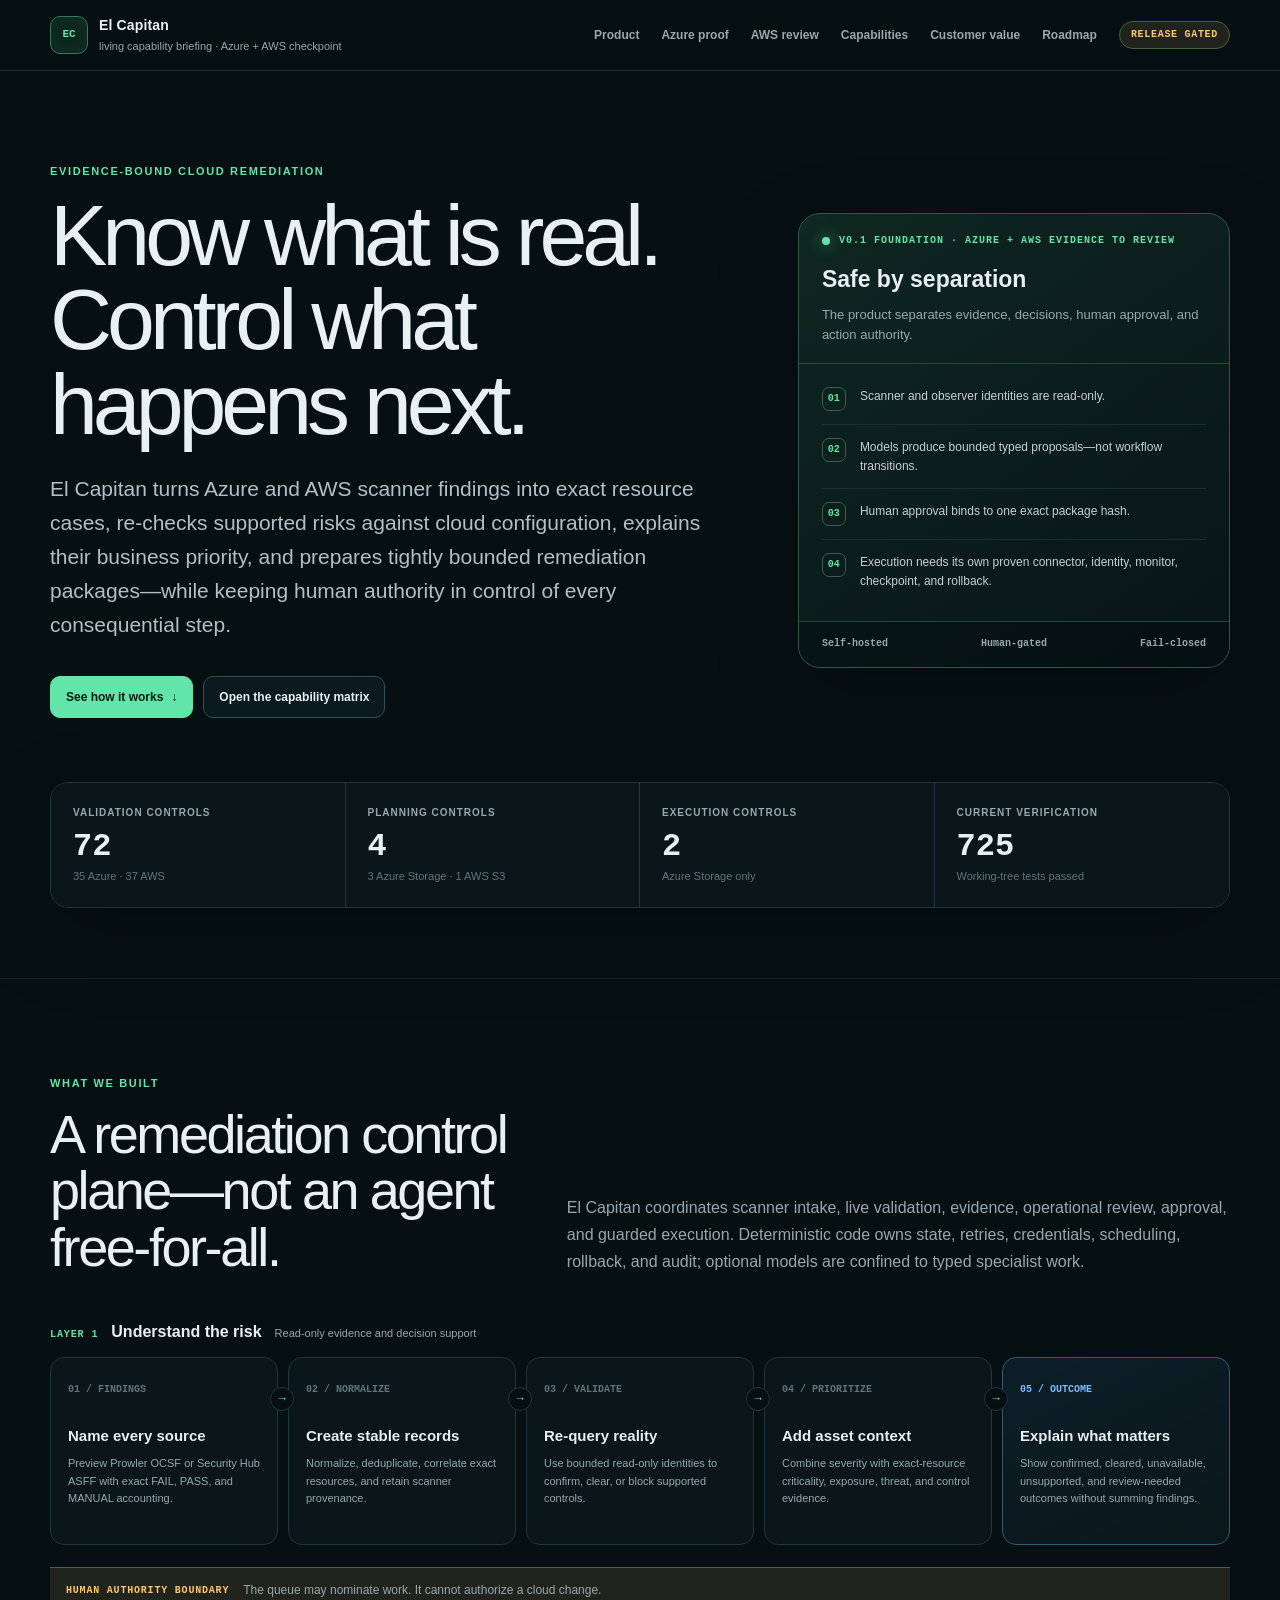
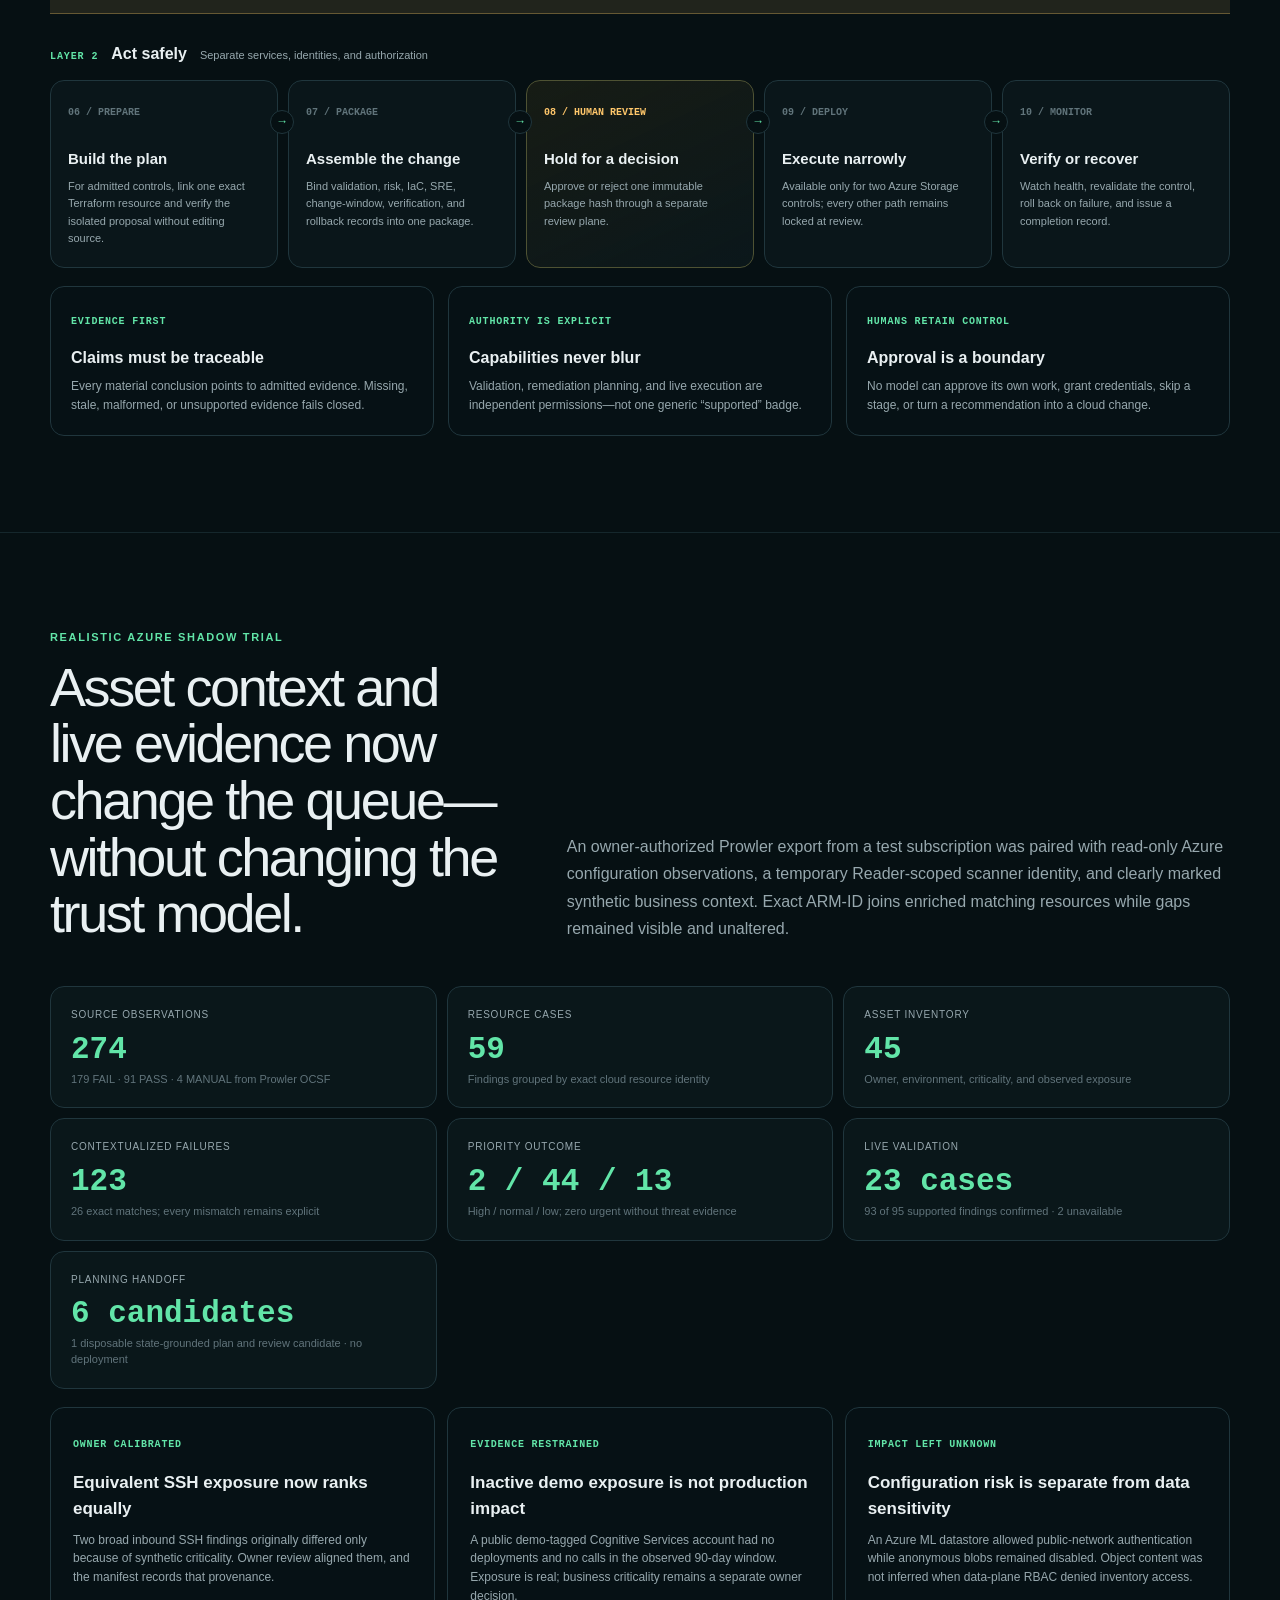
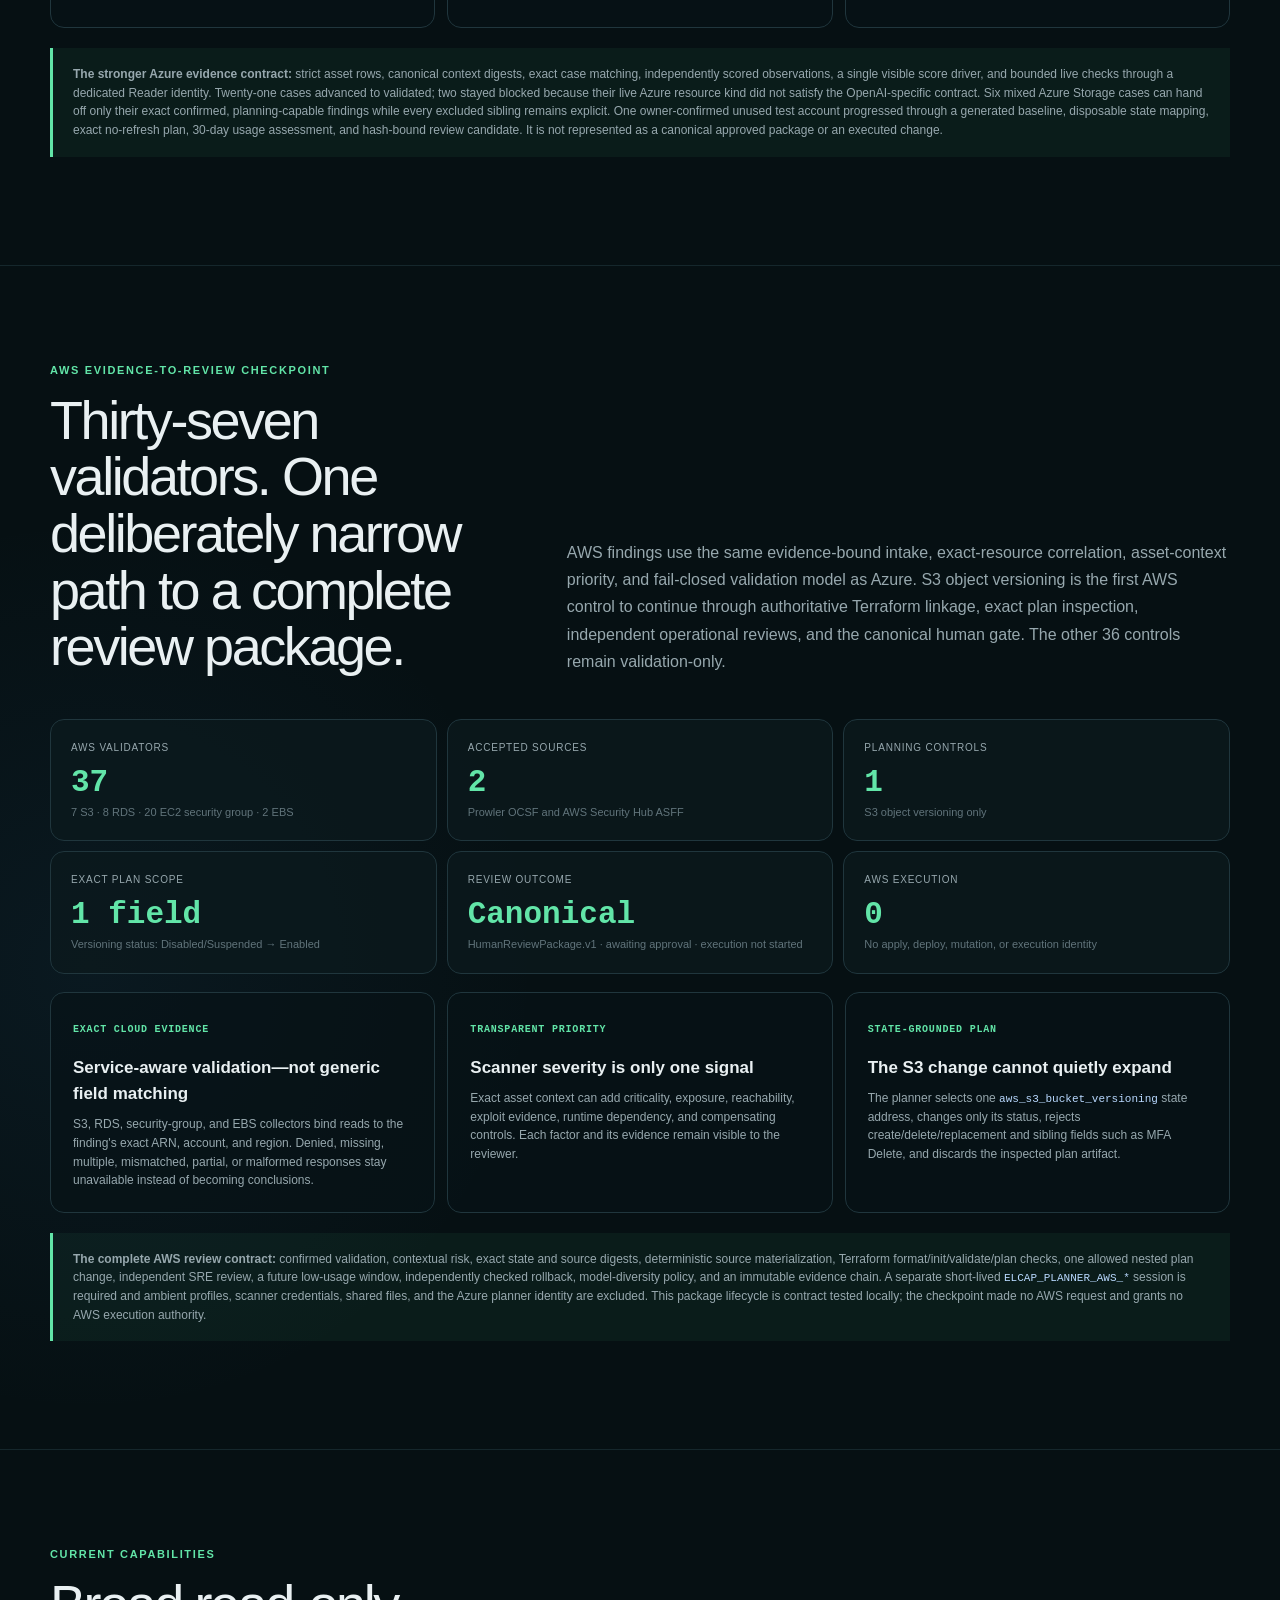
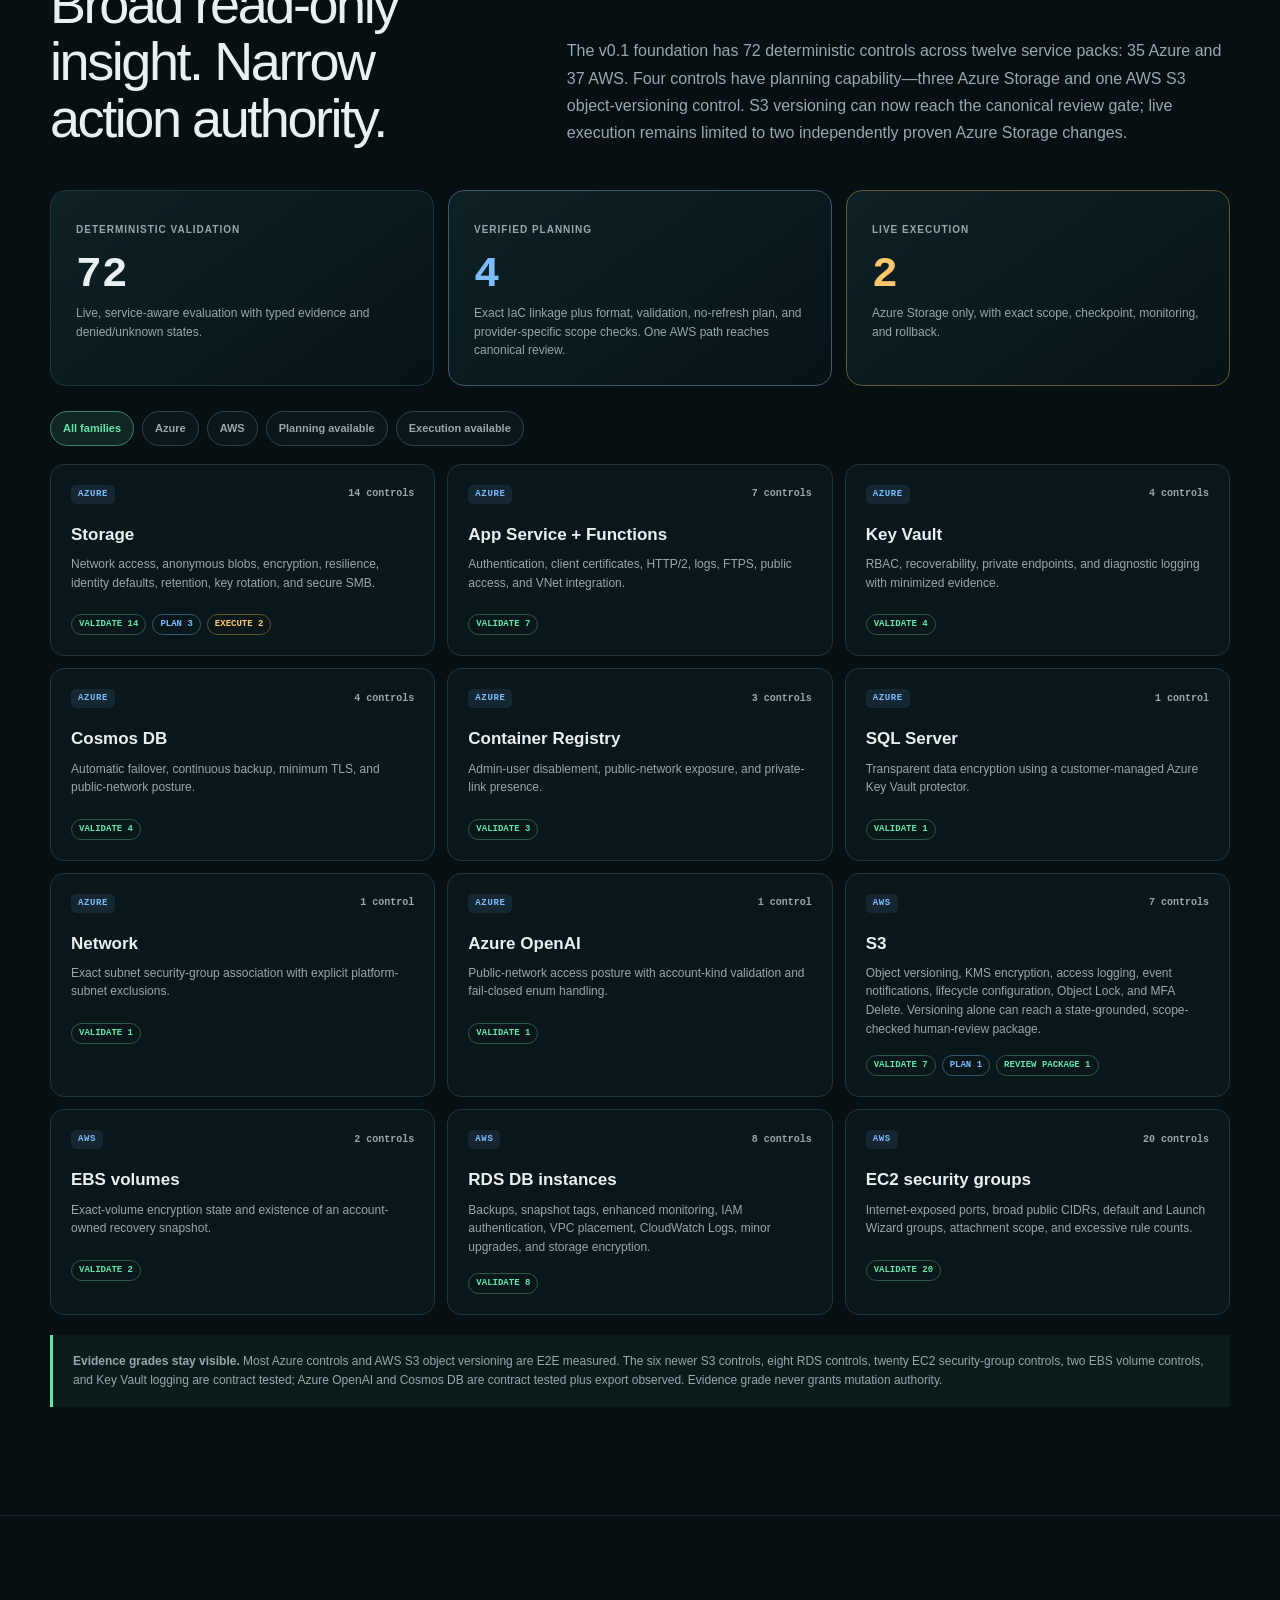
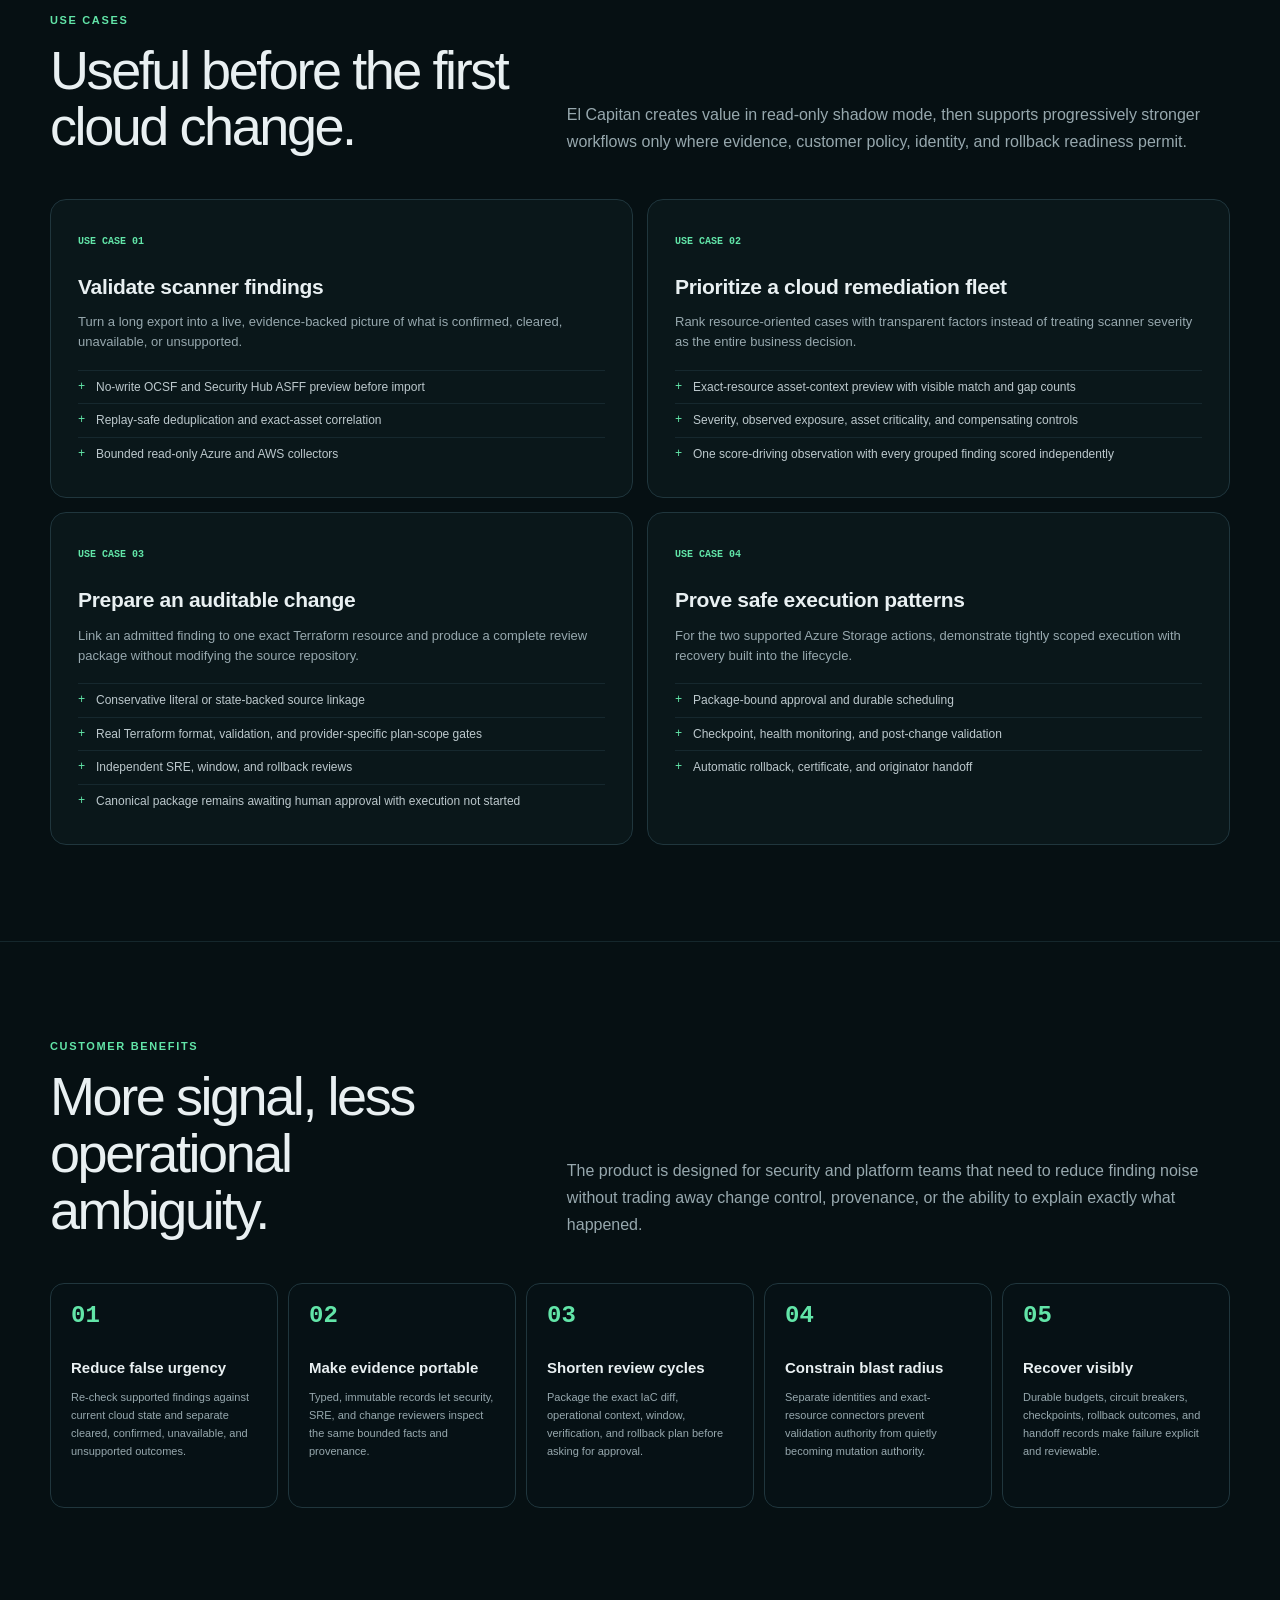
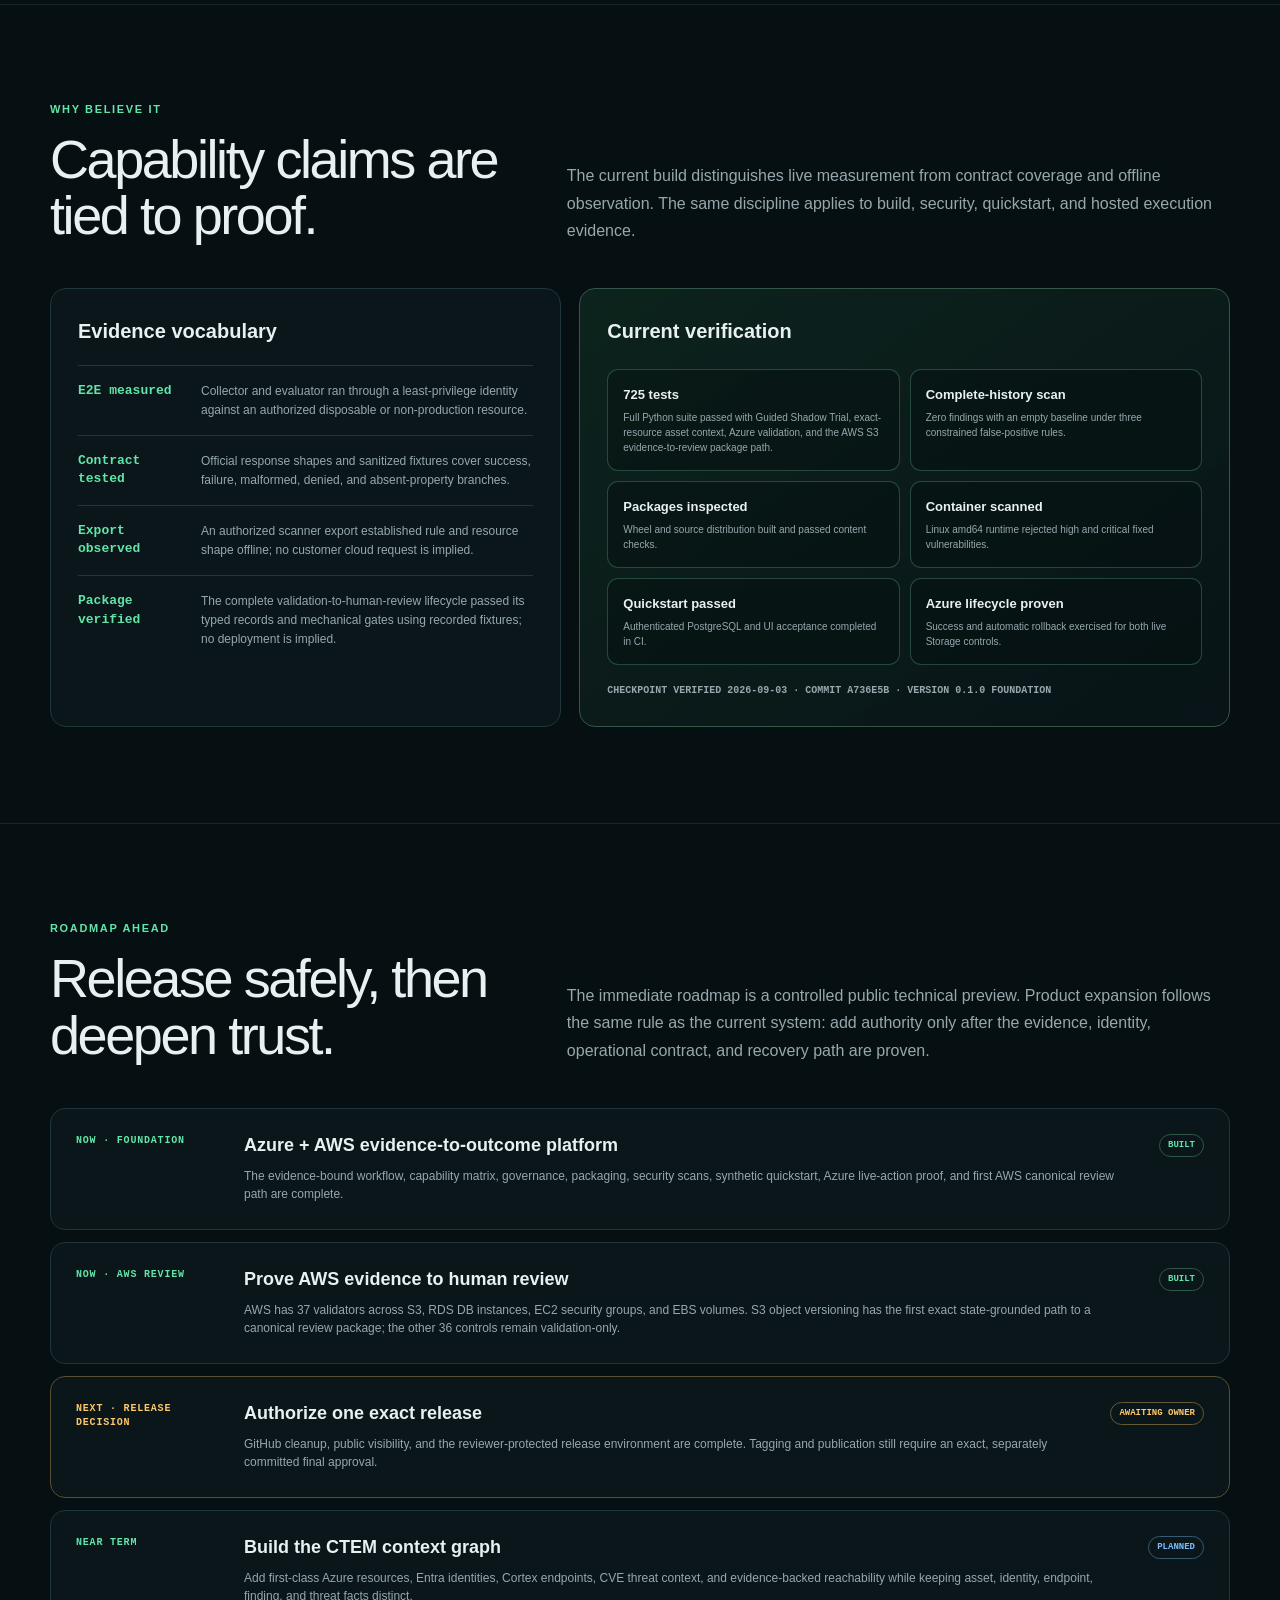
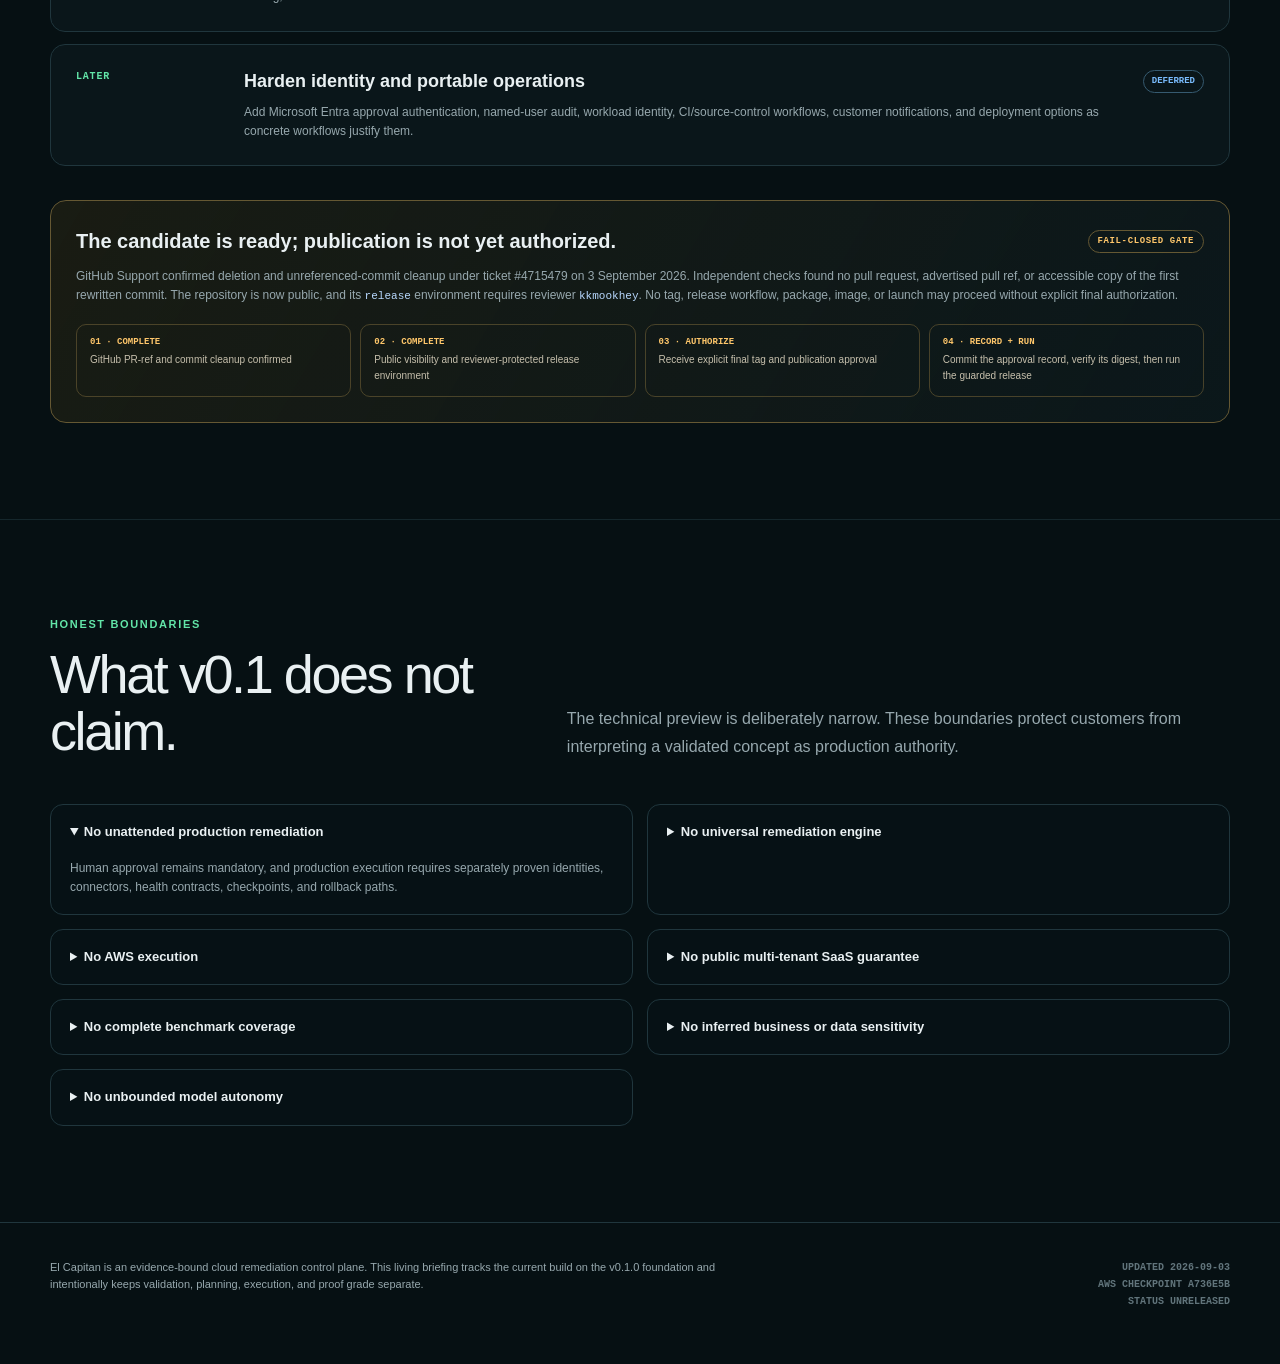
<file: docs/elcapitan-v0.1-overview.html>
<!doctype html>
<html lang="en">
<head>
  <meta charset="utf-8">
  <meta name="viewport" content="width=device-width, initial-scale=1">
  <meta name="description" content="El Capitan's fully updated Azure and AWS evidence-to-outcome capabilities, trust boundaries, customer value, and roadmap.">
  <meta name="color-scheme" content="dark">
  <title>El Capitan — Current Product Briefing</title>
  <style>
    :root {
      color-scheme: dark;
      --bg: #061013;
      --bg-deep: #03090b;
      --panel: #0c191d;
      --panel-2: #102227;
      --ink: #e9f0f2;
      --muted: #97a8ae;
      --faint: #61747b;
      --line: #20363d;
      --green: #62e5a8;
      --green-soft: rgba(98, 229, 168, .11);
      --blue: #7bbdff;
      --blue-soft: rgba(123, 189, 255, .10);
      --amber: #ffc76b;
      --amber-soft: rgba(255, 199, 107, .11);
      --red: #ff9292;
      --radius: 18px;
      --max: 1180px;
      --shadow: 0 28px 80px rgba(0, 0, 0, .28);
      font-family: Inter, ui-sans-serif, -apple-system, BlinkMacSystemFont, "Segoe UI", sans-serif;
    }

    * { box-sizing: border-box; }
    html { scroll-behavior: smooth; scroll-padding-top: 92px; }
    body {
      margin: 0;
      min-width: 320px;
      background:
        radial-gradient(circle at 84% -5%, rgba(70, 187, 142, .13), transparent 31rem),
        radial-gradient(circle at 7% 38%, rgba(50, 116, 169, .09), transparent 28rem),
        var(--bg);
      color: var(--ink);
      font-size: 16px;
      line-height: 1.55;
    }
    body::before {
      content: "";
      position: fixed;
      inset: 0;
      pointer-events: none;
      opacity: .7;
      background-image:
        linear-gradient(rgba(255,255,255,.014) 1px, transparent 1px),
        linear-gradient(90deg, rgba(255,255,255,.014) 1px, transparent 1px);
      background-size: 44px 44px;
      mask-image: linear-gradient(to bottom, black, transparent 78%);
    }
    a { color: inherit; }
    code { color: #b9d9ff; font: .92em/1.5 ui-monospace, SFMono-Regular, Consolas, monospace; overflow-wrap: anywhere; }
    button { font: inherit; }
    .shell { width: min(var(--max), calc(100% - 40px)); margin-inline: auto; }

    .topbar {
      position: sticky;
      top: 0;
      z-index: 20;
      border-bottom: 1px solid rgba(32, 54, 61, .85);
      background: rgba(6, 16, 19, .86);
      backdrop-filter: blur(18px);
    }
    .topbar-inner {
      min-height: 70px;
      display: flex;
      align-items: center;
      justify-content: space-between;
      gap: 24px;
    }
    .brand { display: flex; align-items: center; gap: 11px; text-decoration: none; }
    .brand-mark {
      width: 38px;
      height: 38px;
      display: grid;
      place-items: center;
      border: 1px solid #39785f;
      border-radius: 10px;
      color: var(--green);
      background: #0d261e;
      font: 750 11px/1 ui-monospace, SFMono-Regular, Consolas, monospace;
      box-shadow: inset 0 0 18px rgba(98, 229, 168, .05);
    }
    .brand-copy strong, .brand-copy span { display: block; }
    .brand-copy strong { font-size: 14px; letter-spacing: .01em; }
    .brand-copy span { margin-top: 2px; color: var(--muted); font-size: 11px; }
    .nav { display: flex; align-items: center; gap: 22px; }
    .nav a {
      color: var(--muted);
      text-decoration: none;
      font-size: 12px;
      font-weight: 650;
    }
    .nav a:hover, .nav a:focus-visible { color: var(--ink); }
    .nav .status-link {
      padding: 8px 11px;
      border: 1px solid #46623a;
      border-radius: 999px;
      color: var(--amber);
      background: var(--amber-soft);
      font: 700 10px/1 ui-monospace, SFMono-Regular, Consolas, monospace;
      text-transform: uppercase;
      letter-spacing: .07em;
    }

    main { position: relative; }
    .hero {
      min-height: 760px;
      display: grid;
      align-items: center;
      padding: 92px 0 70px;
    }
    .hero-grid {
      display: grid;
      grid-template-columns: minmax(0, 1.22fr) minmax(320px, .78fr);
      gap: 72px;
      align-items: center;
    }
    .eyebrow, .section-label {
      margin: 0 0 13px;
      color: var(--green);
      font-size: 11px;
      font-weight: 750;
      letter-spacing: .15em;
      text-transform: uppercase;
    }
    h1 {
      max-width: 800px;
      margin: 0;
      font-size: clamp(48px, 7vw, 86px);
      font-weight: 540;
      letter-spacing: -.058em;
      line-height: .98;
    }
    .hero .lede {
      max-width: 720px;
      margin: 26px 0 0;
      color: #b2c0c5;
      font-size: clamp(17px, 1.9vw, 21px);
      line-height: 1.62;
    }
    .hero-actions { display: flex; flex-wrap: wrap; gap: 10px; margin-top: 34px; }
    .button {
      display: inline-flex;
      align-items: center;
      justify-content: center;
      gap: 8px;
      min-height: 42px;
      padding: 0 15px;
      border: 1px solid #315059;
      border-radius: 10px;
      color: var(--ink);
      background: rgba(13, 29, 34, .8);
      text-decoration: none;
      font-size: 12px;
      font-weight: 700;
    }
    .button.primary { border-color: var(--green); color: #041a11; background: var(--green); }
    .button:hover { transform: translateY(-1px); }
    .button:focus-visible, .filter:focus-visible, summary:focus-visible, a:focus-visible {
      outline: 3px solid var(--blue);
      outline-offset: 3px;
    }
    .boundary-panel {
      border: 1px solid #2d5949;
      border-radius: 22px;
      background: linear-gradient(145deg, rgba(17, 43, 35, .88), rgba(8, 20, 24, .94));
      box-shadow: var(--shadow);
      overflow: hidden;
    }
    .boundary-head { padding: 22px 23px 18px; border-bottom: 1px solid rgba(49, 94, 75, .7); }
    .signal { display: flex; align-items: center; gap: 9px; }
    .signal i {
      width: 8px;
      height: 8px;
      border-radius: 50%;
      background: var(--green);
      box-shadow: 0 0 15px rgba(98, 229, 168, .75);
    }
    .signal span {
      color: var(--green);
      font: 750 10px/1 ui-monospace, SFMono-Regular, Consolas, monospace;
      letter-spacing: .1em;
      text-transform: uppercase;
    }
    .boundary-head h2 { margin: 16px 0 7px; font-size: 23px; font-weight: 560; }
    .boundary-head p { margin: 0; color: var(--muted); font-size: 13px; }
    .boundary-list { margin: 0; padding: 10px 23px 18px; list-style: none; }
    .boundary-list li {
      display: grid;
      grid-template-columns: 28px 1fr;
      gap: 10px;
      padding: 13px 0;
      border-bottom: 1px solid rgba(32, 54, 61, .76);
      color: #c5d0d3;
      font-size: 12px;
    }
    .boundary-list li:last-child { border-bottom: 0; }
    .boundary-list b {
      width: 24px;
      height: 24px;
      display: grid;
      place-items: center;
      border: 1px solid #38604f;
      border-radius: 7px;
      color: var(--green);
      font: 700 10px/1 ui-monospace, SFMono-Regular, Consolas, monospace;
    }
    .boundary-foot {
      display: flex;
      justify-content: space-between;
      gap: 16px;
      padding: 15px 23px;
      border-top: 1px solid rgba(49, 94, 75, .7);
      background: rgba(4, 13, 15, .46);
      color: var(--muted);
      font: 650 10px/1.45 ui-monospace, SFMono-Regular, Consolas, monospace;
    }

    .metrics {
      display: grid;
      grid-template-columns: repeat(4, 1fr);
      margin-top: 64px;
      border: 1px solid var(--line);
      border-radius: var(--radius);
      overflow: hidden;
      box-shadow: var(--shadow);
    }
    .metric { min-width: 0; padding: 22px; border-right: 1px solid var(--line); background: rgba(12, 25, 29, .82); }
    .metric:last-child { border-right: 0; }
    .metric small, .metric span { display: block; }
    .metric small { color: var(--muted); font-size: 10px; font-weight: 700; letter-spacing: .1em; text-transform: uppercase; }
    .metric strong { display: block; margin: 11px 0 5px; font: 560 32px/1 ui-monospace, SFMono-Regular, Consolas, monospace; }
    .metric span { color: var(--faint); font-size: 11px; }

    .section { padding: 96px 0; border-top: 1px solid rgba(32, 54, 61, .62); }
    .section-head { display: grid; grid-template-columns: .82fr 1.18fr; gap: 56px; align-items: end; margin-bottom: 44px; }
    .section h2 { margin: 0; font-size: clamp(32px, 4.5vw, 54px); font-weight: 540; letter-spacing: -.045em; line-height: 1.05; }
    .section-intro { margin: 0; color: var(--muted); font-size: 16px; line-height: 1.7; }

    .flow {
      display: grid;
      grid-template-columns: repeat(5, 1fr);
      gap: 10px;
      position: relative;
    }
    .flow-card {
      min-height: 188px;
      padding: 17px;
      border: 1px solid var(--line);
      border-radius: 14px;
      background: rgba(12, 25, 29, .78);
      position: relative;
    }
    .flow-card::after {
      content: "→";
      position: absolute;
      top: 29px;
      right: -17px;
      z-index: 2;
      width: 22px;
      height: 22px;
      display: grid;
      place-items: center;
      border: 1px solid var(--line);
      border-radius: 50%;
      color: var(--green);
      background: var(--bg);
      font: 600 12px/1 ui-monospace, SFMono-Regular, Consolas, monospace;
    }
    .flow-card.end::after { display: none; }
    .flow-card .num { color: var(--faint); font: 700 10px/1 ui-monospace, SFMono-Regular, Consolas, monospace; }
    .flow-card h3 { margin: 24px 0 8px; font-size: 15px; }
    .flow-card p { margin: 0; color: var(--muted); font-size: 11px; line-height: 1.58; }
    .flow-card.gated { border-color: #4e5233; background: linear-gradient(155deg, rgba(60, 54, 25, .32), rgba(12, 25, 29, .82)); }
    .flow-card.gated .num { color: var(--amber); }
    .flow-layer-heading { display: flex; align-items: baseline; gap: 13px; margin: 28px 0 13px; }
    .flow-layer-heading span { color: var(--green); font: 750 10px/1 ui-monospace, SFMono-Regular, Consolas, monospace; text-transform: uppercase; letter-spacing: .09em; }
    .flow-layer-heading strong { font-size: 16px; }
    .flow-layer-heading small { color: var(--muted); font-size: 11px; }
    .flow-card.outcome { border-color: #365a70; background: linear-gradient(155deg, rgba(28, 65, 88, .3), rgba(12, 25, 29, .82)); }
    .flow-card.outcome .num { color: var(--blue); }
    .flow-gate { display: flex; align-items: center; gap: 14px; margin: 22px 0 0; padding: 13px 16px; border-block: 1px solid #655833; color: var(--muted); background: var(--amber-soft); font-size: 12px; }
    .flow-gate strong { color: var(--amber); font: 750 10px/1 ui-monospace, SFMono-Regular, Consolas, monospace; text-transform: uppercase; letter-spacing: .08em; }

    .trial-stats { display: grid; grid-template-columns: repeat(3, 1fr); gap: 10px; }
    .trial-stat { padding: 20px; border: 1px solid var(--line); border-radius: 14px; background: rgba(12, 25, 29, .8); }
    .trial-stat small,.trial-stat strong,.trial-stat span { display: block; }
    .trial-stat small { color: var(--muted); font-size: 10px; text-transform: uppercase; letter-spacing: .08em; }
    .trial-stat strong { margin-top: 11px; color: var(--green); font: 560 31px/1 ui-monospace, SFMono-Regular, Consolas, monospace; }
    .trial-stat span { margin-top: 7px; color: var(--faint); font-size: 11px; line-height: 1.45; }
    .trial-findings { display: grid; grid-template-columns: repeat(3, 1fr); gap: 12px; margin-top: 18px; }
    .trial-finding { padding: 22px; border: 1px solid var(--line); border-radius: 14px; background: rgba(8, 19, 23, .7); }
    .trial-finding b { color: var(--green); font: 700 10px/1 ui-monospace, SFMono-Regular, Consolas, monospace; text-transform: uppercase; letter-spacing: .08em; }
    .trial-finding h3 { margin: 15px 0 8px; font-size: 17px; }
    .trial-finding p { margin: 0; color: var(--muted); font-size: 12px; }

    .principles { display: grid; grid-template-columns: repeat(3, 1fr); gap: 14px; margin-top: 18px; }
    .principle { padding: 20px; border: 1px solid var(--line); border-radius: 14px; background: rgba(8, 19, 23, .68); }
    .principle span { color: var(--green); font: 700 10px/1 ui-monospace, SFMono-Regular, Consolas, monospace; text-transform: uppercase; letter-spacing: .08em; }
    .principle h3 { margin: 14px 0 7px; font-size: 16px; }
    .principle p { margin: 0; color: var(--muted); font-size: 12px; }

    .capability-summary {
      display: grid;
      grid-template-columns: repeat(3, 1fr);
      gap: 14px;
      margin-bottom: 22px;
    }
    .capability-total {
      padding: 25px;
      border: 1px solid var(--line);
      border-radius: 16px;
      background: linear-gradient(145deg, rgba(15, 35, 40, .92), rgba(8, 20, 23, .82));
    }
    .capability-total small { color: var(--muted); font-size: 10px; font-weight: 700; letter-spacing: .1em; text-transform: uppercase; }
    .capability-total strong { display: block; margin: 12px 0 8px; font: 560 43px/1 ui-monospace, SFMono-Regular, Consolas, monospace; }
    .capability-total p { margin: 0; color: var(--muted); font-size: 12px; }
    .capability-total.plan { border-color: #365a70; }
    .capability-total.plan strong { color: var(--blue); }
    .capability-total.execute { border-color: #655833; }
    .capability-total.execute strong { color: var(--amber); }

    .filter-row { display: flex; flex-wrap: wrap; gap: 8px; margin: 25px 0 18px; }
    .filter {
      padding: 8px 12px;
      border: 1px solid #2b464f;
      border-radius: 999px;
      color: var(--muted);
      background: rgba(12, 25, 29, .75);
      cursor: pointer;
      font-size: 11px;
      font-weight: 700;
    }
    .filter[aria-pressed="true"] { border-color: #438169; color: var(--green); background: var(--green-soft); }
    .capability-grid { display: grid; grid-template-columns: repeat(3, 1fr); gap: 12px; }
    .cap-card {
      min-height: 183px;
      padding: 20px;
      border: 1px solid var(--line);
      border-radius: 14px;
      background: rgba(12, 25, 29, .8);
    }
    .cap-card[hidden] { display: none; }
    .cap-top { display: flex; justify-content: space-between; align-items: center; gap: 12px; }
    .provider {
      padding: 5px 7px;
      border-radius: 5px;
      color: var(--blue);
      background: var(--blue-soft);
      font: 750 9px/1 ui-monospace, SFMono-Regular, Consolas, monospace;
      text-transform: uppercase;
      letter-spacing: .07em;
    }
    .control-count { color: var(--muted); font: 650 10px/1 ui-monospace, SFMono-Regular, Consolas, monospace; }
    .cap-card h3 { margin: 18px 0 7px; font-size: 17px; }
    .cap-card p { margin: 0; min-height: 42px; color: var(--muted); font-size: 12px; }
    .cap-flags { display: flex; flex-wrap: wrap; gap: 6px; margin-top: 17px; }
    .flag { padding: 5px 7px; border: 1px solid #315846; border-radius: 999px; color: var(--green); font: 700 9px/1 ui-monospace, SFMono-Regular, Consolas, monospace; text-transform: uppercase; }
    .flag.plan { border-color: #365a70; color: var(--blue); }
    .flag.execute { border-color: #655833; color: var(--amber); }
    .evidence-note { margin-top: 20px; padding: 17px 20px; border-left: 3px solid var(--green); color: var(--muted); background: rgba(98, 229, 168, .055); font-size: 12px; }

    .use-grid { display: grid; grid-template-columns: repeat(2, 1fr); gap: 14px; }
    .use-card { padding: 27px; border: 1px solid var(--line); border-radius: 16px; background: rgba(12, 25, 29, .8); }
    .use-card .index { color: var(--green); font: 700 10px/1 ui-monospace, SFMono-Regular, Consolas, monospace; }
    .use-card h3 { margin: 19px 0 9px; font-size: 21px; letter-spacing: -.015em; }
    .use-card p { margin: 0; color: var(--muted); font-size: 13px; }
    .use-card ul { margin: 17px 0 0; padding: 0; list-style: none; }
    .use-card li { position: relative; padding: 7px 0 7px 18px; color: #bdc9cd; font-size: 12px; border-top: 1px solid rgba(32, 54, 61, .58); }
    .use-card li::before { content: "+"; position: absolute; left: 0; color: var(--green); font-family: ui-monospace, monospace; }

    .benefit-grid { display: grid; grid-template-columns: repeat(5, 1fr); gap: 10px; }
    .benefit { min-height: 225px; padding: 20px; border: 1px solid var(--line); border-radius: 14px; background: rgba(8, 19, 23, .7); }
    .benefit b { display: block; color: var(--green); font: 700 24px/1 ui-monospace, SFMono-Regular, Consolas, monospace; }
    .benefit h3 { margin: 28px 0 9px; font-size: 15px; }
    .benefit p { margin: 0; color: var(--muted); font-size: 11px; line-height: 1.65; }

    .evidence-layout { display: grid; grid-template-columns: .88fr 1.12fr; gap: 18px; }
    .proof-card { padding: 27px; border: 1px solid var(--line); border-radius: 16px; background: rgba(12, 25, 29, .82); }
    .proof-card h3 { margin: 0 0 18px; font-size: 20px; }
    .proof-row { display: grid; grid-template-columns: 105px 1fr; gap: 18px; padding: 16px 0; border-top: 1px solid var(--line); }
    .proof-row strong { color: var(--green); font: 650 13px/1.4 ui-monospace, SFMono-Regular, Consolas, monospace; }
    .proof-row p { margin: 0; color: var(--muted); font-size: 12px; }
    .verification-card { padding: 27px; border: 1px solid #365747; border-radius: 16px; background: linear-gradient(145deg, rgba(16, 45, 34, .68), rgba(9, 20, 24, .88)); }
    .verification-card h3 { margin: 0; font-size: 20px; }
    .verification-list { display: grid; grid-template-columns: 1fr 1fr; gap: 10px; margin-top: 22px; }
    .verification-item { padding: 15px; border: 1px solid rgba(49, 94, 75, .72); border-radius: 11px; background: rgba(3, 12, 14, .34); }
    .verification-item strong { display: block; color: var(--ink); font-size: 13px; }
    .verification-item span { display: block; margin-top: 5px; color: var(--muted); font-size: 10px; line-height: 1.5; }
    .verification-meta { margin: 18px 0 0; color: var(--muted); font: 650 10px/1.6 ui-monospace, SFMono-Regular, Consolas, monospace; }

    .roadmap { display: grid; gap: 12px; }
    .roadmap-item {
      display: grid;
      grid-template-columns: 140px 1fr auto;
      gap: 28px;
      align-items: start;
      padding: 25px;
      border: 1px solid var(--line);
      border-radius: 15px;
      background: rgba(12, 25, 29, .78);
    }
    .roadmap-time { color: var(--green); font: 750 10px/1.4 ui-monospace, SFMono-Regular, Consolas, monospace; text-transform: uppercase; letter-spacing: .08em; }
    .roadmap-item h3 { margin: -2px 0 7px; font-size: 18px; }
    .roadmap-item p { margin: 0; color: var(--muted); font-size: 12px; }
    .roadmap-status { padding: 6px 8px; border: 1px solid #315846; border-radius: 999px; color: var(--green); font: 700 9px/1 ui-monospace, SFMono-Regular, Consolas, monospace; text-transform: uppercase; white-space: nowrap; }
    .roadmap-item.blocked { border-color: #585032; }
    .roadmap-item.blocked .roadmap-time, .roadmap-item.blocked .roadmap-status { color: var(--amber); }
    .roadmap-item.blocked .roadmap-status { border-color: #655833; }
    .roadmap-item.future .roadmap-status { border-color: #365a70; color: var(--blue); }

    .release-gate {
      margin-top: 34px;
      padding: 25px;
      border: 1px solid #655833;
      border-radius: 16px;
      background: linear-gradient(120deg, rgba(70, 56, 20, .3), rgba(12, 25, 29, .82));
    }
    .release-gate-head { display: flex; align-items: center; justify-content: space-between; gap: 18px; }
    .release-gate h3 { margin: 0; font-size: 20px; }
    .gate-pill { padding: 6px 9px; border: 1px solid #655833; border-radius: 999px; color: var(--amber); font: 700 9px/1 ui-monospace, SFMono-Regular, Consolas, monospace; text-transform: uppercase; letter-spacing: .07em; }
    .release-gate p { margin: 10px 0 0; color: var(--muted); font-size: 12px; }
    .gate-steps { display: grid; grid-template-columns: repeat(4, 1fr); gap: 9px; margin-top: 20px; }
    .gate-step { padding: 13px; border: 1px solid rgba(101, 88, 51, .68); border-radius: 10px; color: #c7c0ad; font-size: 10px; }
    .gate-step strong { display: block; margin-bottom: 5px; color: var(--amber); font: 700 9px/1 ui-monospace, SFMono-Regular, Consolas, monospace; }

    .limits { display: grid; grid-template-columns: 1fr 1fr; gap: 14px; }
    details { border: 1px solid var(--line); border-radius: 13px; background: rgba(8, 19, 23, .7); }
    summary { padding: 17px 19px; cursor: pointer; color: var(--ink); font-size: 13px; font-weight: 700; }
    details p { margin: 0; padding: 0 19px 18px; color: var(--muted); font-size: 12px; }

    footer { padding: 36px 0 54px; border-top: 1px solid var(--line); }
    .footer-grid { display: flex; align-items: flex-start; justify-content: space-between; gap: 30px; }
    .footer-grid p { max-width: 690px; margin: 0; color: var(--muted); font-size: 11px; }
    .footer-meta { text-align: right; color: var(--faint); font: 650 10px/1.7 ui-monospace, SFMono-Regular, Consolas, monospace; }
    .sr-only { position: absolute; width: 1px; height: 1px; padding: 0; margin: -1px; overflow: hidden; clip: rect(0,0,0,0); white-space: nowrap; border: 0; }

    @media (max-width: 1000px) {
      .hero { min-height: auto; }
      .hero-grid, .section-head, .evidence-layout { grid-template-columns: 1fr; }
      .hero-grid { gap: 42px; }
      .flow { grid-template-columns: repeat(3, 1fr); }
      .trial-stats { grid-template-columns: repeat(3, 1fr); }
      .trial-findings { grid-template-columns: 1fr; }
      .capability-grid { grid-template-columns: 1fr 1fr; }
      .benefit-grid { grid-template-columns: repeat(3, 1fr); }
      .roadmap-item { grid-template-columns: 120px 1fr; }
      .roadmap-status { grid-column: 2; justify-self: start; }
      .gate-steps { grid-template-columns: 1fr 1fr; }
    }
    @media (max-width: 720px) {
      .shell { width: min(100% - 28px, var(--max)); }
      .topbar-inner { min-height: 64px; }
      .brand-copy span { display: none; }
      .nav a:not(.status-link) { display: none; }
      .hero { padding: 66px 0 54px; }
      .hero-grid { gap: 30px; }
      h1 { font-size: clamp(44px, 15vw, 66px); }
      .metrics, .capability-summary { grid-template-columns: 1fr 1fr; }
      .metric:nth-child(2) { border-right: 0; }
      .metric:nth-child(-n+2) { border-bottom: 1px solid var(--line); }
      .section { padding: 70px 0; }
      .section-head { gap: 20px; }
      .flow { grid-template-columns: 1fr 1fr; }
      .flow-card:nth-child(even)::after { display: none; }
      .principles, .capability-grid, .use-grid, .limits { grid-template-columns: 1fr; }
      .benefit-grid { grid-template-columns: 1fr 1fr; }
      .verification-list { grid-template-columns: 1fr; }
      .roadmap-item { grid-template-columns: 1fr; gap: 12px; }
      .roadmap-status { grid-column: 1; }
      .gate-steps { grid-template-columns: 1fr; }
      .footer-grid { display: grid; }
      .footer-meta { text-align: left; }
    }
    @media (max-width: 470px) {
      .metrics, .capability-summary, .benefit-grid, .flow, .trial-stats { grid-template-columns: 1fr; }
      .metric { border-right: 0; border-bottom: 1px solid var(--line); }
      .metric:last-child { border-bottom: 0; }
      .flow-card::after { display: none !important; }
      .boundary-foot, .release-gate-head { align-items: flex-start; flex-direction: column; }
    }
    @media (prefers-reduced-motion: reduce) {
      html { scroll-behavior: auto; }
      .button:hover { transform: none; }
    }
    @media print {
      :root { color-scheme: light; --bg: #fff; --panel: #fff; --panel-2: #fff; --ink: #162126; --muted: #43545b; --faint: #66777d; --line: #ccd5d8; --green: #087c53; --blue: #216aa6; --amber: #9a5b00; }
      body { background: #fff; }
      body::before, .topbar { display: none; }
      .hero { min-height: auto; padding-top: 30px; }
      .section { break-inside: avoid; }
      .boundary-panel, .metric, .flow-card, .principle, .capability-total, .cap-card, .use-card, .benefit, .proof-card, .verification-card, .roadmap-item, details, .release-gate { box-shadow: none; background: #fff; }
    }
  </style>
</head>
<body>
  <header class="topbar">
    <div class="shell topbar-inner">
      <a class="brand" href="#top" aria-label="El Capitan product briefing home">
        <span class="brand-mark" aria-hidden="true">EC</span>
        <span class="brand-copy"><strong>El Capitan</strong><span>living capability briefing · Azure + AWS checkpoint</span></span>
      </a>
      <nav class="nav" aria-label="Briefing sections">
        <a href="#product">Product</a>
        <a href="#azure-trial">Azure proof</a>
        <a href="#aws-review">AWS review</a>
        <a href="#capabilities">Capabilities</a>
        <a href="#value">Customer value</a>
        <a href="#roadmap">Roadmap</a>
        <a class="status-link" href="#release-gate">Release gated</a>
      </nav>
    </div>
  </header>

  <main id="top">
    <section class="hero">
      <div class="shell">
        <div class="hero-grid">
          <div>
            <p class="eyebrow">Evidence-bound cloud remediation</p>
            <h1>Know what is real.<br>Control what happens next.</h1>
            <p class="lede">El Capitan turns Azure and AWS scanner findings into exact resource cases, re-checks supported risks against cloud configuration, explains their business priority, and prepares tightly bounded remediation packages—while keeping human authority in control of every consequential step.</p>
            <div class="hero-actions">
              <a class="button primary" href="#product">See how it works <span aria-hidden="true">↓</span></a>
              <a class="button" href="generated/capability-matrix.md">Open the capability matrix</a>
            </div>
          </div>

          <aside class="boundary-panel" aria-label="Product trust boundary">
            <div class="boundary-head">
              <div class="signal"><i aria-hidden="true"></i><span>v0.1 foundation · Azure + AWS evidence to review</span></div>
              <h2>Safe by separation</h2>
              <p>The product separates evidence, decisions, human approval, and action authority.</p>
            </div>
            <ol class="boundary-list">
              <li><b>01</b><span>Scanner and observer identities are read-only.</span></li>
              <li><b>02</b><span>Models produce bounded typed proposals—not workflow transitions.</span></li>
              <li><b>03</b><span>Human approval binds to one exact package hash.</span></li>
              <li><b>04</b><span>Execution needs its own proven connector, identity, monitor, checkpoint, and rollback.</span></li>
            </ol>
            <div class="boundary-foot"><span>Self-hosted</span><span>Human-gated</span><span>Fail-closed</span></div>
          </aside>
        </div>

        <div class="metrics" aria-label="Current build metrics">
          <article class="metric"><small>Validation controls</small><strong>72</strong><span>35 Azure · 37 AWS</span></article>
          <article class="metric"><small>Planning controls</small><strong>4</strong><span>3 Azure Storage · 1 AWS S3</span></article>
          <article class="metric"><small>Execution controls</small><strong>2</strong><span>Azure Storage only</span></article>
          <article class="metric"><small>Current verification</small><strong>725</strong><span>Working-tree tests passed</span></article>
        </div>
      </div>
    </section>

    <section class="section" id="product">
      <div class="shell">
        <div class="section-head">
          <div><p class="section-label">What we built</p><h2>A remediation control plane—not an agent free-for-all.</h2></div>
          <p class="section-intro">El Capitan coordinates scanner intake, live validation, evidence, operational review, approval, and guarded execution. Deterministic code owns state, retries, credentials, scheduling, rollback, and audit; optional models are confined to typed specialist work.</p>
        </div>

        <div class="flow-layer-heading"><span>Layer 1</span><strong>Understand the risk</strong><small>Read-only evidence and decision support</small></div>
        <div class="flow" aria-label="Evidence-to-outcome workflow">
          <article class="flow-card"><span class="num">01 / FINDINGS</span><h3>Name every source</h3><p>Preview Prowler OCSF or Security Hub ASFF with exact FAIL, PASS, and MANUAL accounting.</p></article>
          <article class="flow-card"><span class="num">02 / NORMALIZE</span><h3>Create stable records</h3><p>Normalize, deduplicate, correlate exact resources, and retain scanner provenance.</p></article>
          <article class="flow-card"><span class="num">03 / VALIDATE</span><h3>Re-query reality</h3><p>Use bounded read-only identities to confirm, clear, or block supported controls.</p></article>
          <article class="flow-card"><span class="num">04 / PRIORITIZE</span><h3>Add asset context</h3><p>Combine severity with exact-resource criticality, exposure, threat, and control evidence.</p></article>
          <article class="flow-card outcome end"><span class="num">05 / OUTCOME</span><h3>Explain what matters</h3><p>Show confirmed, cleared, unavailable, unsupported, and review-needed outcomes without summing findings.</p></article>
        </div>
        <div class="flow-gate"><strong>Human authority boundary</strong><span>The queue may nominate work. It cannot authorize a cloud change.</span></div>
        <div class="flow-layer-heading"><span>Layer 2</span><strong>Act safely</strong><small>Separate services, identities, and authorization</small></div>
        <div class="flow" aria-label="Plan-to-monitor workflow">
          <article class="flow-card"><span class="num">06 / PREPARE</span><h3>Build the plan</h3><p>For admitted controls, link one exact Terraform resource and verify the isolated proposal without editing source.</p></article>
          <article class="flow-card"><span class="num">07 / PACKAGE</span><h3>Assemble the change</h3><p>Bind validation, risk, IaC, SRE, change-window, verification, and rollback records into one package.</p></article>
          <article class="flow-card gated"><span class="num">08 / HUMAN REVIEW</span><h3>Hold for a decision</h3><p>Approve or reject one immutable package hash through a separate review plane.</p></article>
          <article class="flow-card"><span class="num">09 / DEPLOY</span><h3>Execute narrowly</h3><p>Available only for two Azure Storage controls; every other path remains locked at review.</p></article>
          <article class="flow-card end"><span class="num">10 / MONITOR</span><h3>Verify or recover</h3><p>Watch health, revalidate the control, roll back on failure, and issue a completion record.</p></article>
        </div>

        <div class="principles">
          <article class="principle"><span>Evidence first</span><h3>Claims must be traceable</h3><p>Every material conclusion points to admitted evidence. Missing, stale, malformed, or unsupported evidence fails closed.</p></article>
          <article class="principle"><span>Authority is explicit</span><h3>Capabilities never blur</h3><p>Validation, remediation planning, and live execution are independent permissions—not one generic “supported” badge.</p></article>
          <article class="principle"><span>Humans retain control</span><h3>Approval is a boundary</h3><p>No model can approve its own work, grant credentials, skip a stage, or turn a recommendation into a cloud change.</p></article>
        </div>
      </div>
    </section>

    <section class="section" id="azure-trial">
      <div class="shell">
        <div class="section-head">
          <div><p class="section-label">Realistic Azure shadow trial</p><h2>Asset context and live evidence now change the queue—without changing the trust model.</h2></div>
          <p class="section-intro">An owner-authorized Prowler export from a test subscription was paired with read-only Azure configuration observations, a temporary Reader-scoped scanner identity, and clearly marked synthetic business context. Exact ARM-ID joins enriched matching resources while gaps remained visible and unaltered.</p>
        </div>
        <div class="trial-stats" aria-label="Azure trial results">
          <article class="trial-stat"><small>Source observations</small><strong>274</strong><span>179 FAIL · 91 PASS · 4 MANUAL from Prowler OCSF</span></article>
          <article class="trial-stat"><small>Resource cases</small><strong>59</strong><span>Findings grouped by exact cloud resource identity</span></article>
          <article class="trial-stat"><small>Asset inventory</small><strong>45</strong><span>Owner, environment, criticality, and observed exposure</span></article>
          <article class="trial-stat"><small>Contextualized failures</small><strong>123</strong><span>26 exact matches; every mismatch remains explicit</span></article>
          <article class="trial-stat"><small>Priority outcome</small><strong>2 / 44 / 13</strong><span>High / normal / low; zero urgent without threat evidence</span></article>
          <article class="trial-stat"><small>Live validation</small><strong>23 cases</strong><span>93 of 95 supported findings confirmed · 2 unavailable</span></article>
          <article class="trial-stat"><small>Planning handoff</small><strong>6 candidates</strong><span>1 disposable state-grounded plan and review candidate · no deployment</span></article>
        </div>
        <div class="trial-findings">
          <article class="trial-finding"><b>Owner calibrated</b><h3>Equivalent SSH exposure now ranks equally</h3><p>Two broad inbound SSH findings originally differed only because of synthetic criticality. Owner review aligned them, and the manifest records that provenance.</p></article>
          <article class="trial-finding"><b>Evidence restrained</b><h3>Inactive demo exposure is not production impact</h3><p>A public demo-tagged Cognitive Services account had no deployments and no calls in the observed 90-day window. Exposure is real; business criticality remains a separate owner decision.</p></article>
          <article class="trial-finding"><b>Impact left unknown</b><h3>Configuration risk is separate from data sensitivity</h3><p>An Azure ML datastore allowed public-network authentication while anonymous blobs remained disabled. Object content was not inferred when data-plane RBAC denied inventory access.</p></article>
        </div>
        <p class="evidence-note"><strong>The stronger Azure evidence contract:</strong> strict asset rows, canonical context digests, exact case matching, independently scored observations, a single visible score driver, and bounded live checks through a dedicated Reader identity. Twenty-one cases advanced to validated; two stayed blocked because their live Azure resource kind did not satisfy the OpenAI-specific contract. Six mixed Azure Storage cases can hand off only their exact confirmed, planning-capable findings while every excluded sibling remains explicit. One owner-confirmed unused test account progressed through a generated baseline, disposable state mapping, exact no-refresh plan, 30-day usage assessment, and hash-bound review candidate. It is not represented as a canonical approved package or an executed change.</p>
      </div>
    </section>

    <section class="section" id="aws-review">
      <div class="shell">
        <div class="section-head">
          <div><p class="section-label">AWS evidence-to-review checkpoint</p><h2>Thirty-seven validators. One deliberately narrow path to a complete review package.</h2></div>
          <p class="section-intro">AWS findings use the same evidence-bound intake, exact-resource correlation, asset-context priority, and fail-closed validation model as Azure. S3 object versioning is the first AWS control to continue through authoritative Terraform linkage, exact plan inspection, independent operational reviews, and the canonical human gate. The other 36 controls remain validation-only.</p>
        </div>
        <div class="trial-stats" aria-label="AWS capability results">
          <article class="trial-stat"><small>AWS validators</small><strong>37</strong><span>7 S3 · 8 RDS · 20 EC2 security group · 2 EBS</span></article>
          <article class="trial-stat"><small>Accepted sources</small><strong>2</strong><span>Prowler OCSF and AWS Security Hub ASFF</span></article>
          <article class="trial-stat"><small>Planning controls</small><strong>1</strong><span>S3 object versioning only</span></article>
          <article class="trial-stat"><small>Exact plan scope</small><strong>1 field</strong><span>Versioning status: Disabled/Suspended → Enabled</span></article>
          <article class="trial-stat"><small>Review outcome</small><strong>Canonical</strong><span>HumanReviewPackage.v1 · awaiting approval · execution not started</span></article>
          <article class="trial-stat"><small>AWS execution</small><strong>0</strong><span>No apply, deploy, mutation, or execution identity</span></article>
        </div>
        <div class="trial-findings">
          <article class="trial-finding"><b>Exact cloud evidence</b><h3>Service-aware validation—not generic field matching</h3><p>S3, RDS, security-group, and EBS collectors bind reads to the finding's exact ARN, account, and region. Denied, missing, multiple, mismatched, partial, or malformed responses stay unavailable instead of becoming conclusions.</p></article>
          <article class="trial-finding"><b>Transparent priority</b><h3>Scanner severity is only one signal</h3><p>Exact asset context can add criticality, exposure, reachability, exploit evidence, runtime dependency, and compensating controls. Each factor and its evidence remain visible to the reviewer.</p></article>
          <article class="trial-finding"><b>State-grounded plan</b><h3>The S3 change cannot quietly expand</h3><p>The planner selects one <code>aws_s3_bucket_versioning</code> state address, changes only its status, rejects create/delete/replacement and sibling fields such as MFA Delete, and discards the inspected plan artifact.</p></article>
        </div>
        <p class="evidence-note"><strong>The complete AWS review contract:</strong> confirmed validation, contextual risk, exact state and source digests, deterministic source materialization, Terraform format/init/validate/plan checks, one allowed nested plan change, independent SRE review, a future low-usage window, independently checked rollback, model-diversity policy, and an immutable evidence chain. A separate short-lived <code>ELCAP_PLANNER_AWS_*</code> session is required and ambient profiles, scanner credentials, shared files, and the Azure planner identity are excluded. This package lifecycle is contract tested locally; the checkpoint made no AWS request and grants no AWS execution authority.</p>
      </div>
    </section>

    <section class="section" id="capabilities">
      <div class="shell">
        <div class="section-head">
          <div><p class="section-label">Current capabilities</p><h2>Broad read-only insight. Narrow action authority.</h2></div>
          <p class="section-intro">The v0.1 foundation has 72 deterministic controls across twelve service packs: 35 Azure and 37 AWS. Four controls have planning capability—three Azure Storage and one AWS S3 object-versioning control. S3 versioning can now reach the canonical review gate; live execution remains limited to two independently proven Azure Storage changes.</p>
        </div>

        <div class="capability-summary">
          <article class="capability-total"><small>Deterministic validation</small><strong>72</strong><p>Live, service-aware evaluation with typed evidence and denied/unknown states.</p></article>
          <article class="capability-total plan"><small>Verified planning</small><strong>4</strong><p>Exact IaC linkage plus format, validation, no-refresh plan, and provider-specific scope checks. One AWS path reaches canonical review.</p></article>
          <article class="capability-total execute"><small>Live execution</small><strong>2</strong><p>Azure Storage only, with exact scope, checkpoint, monitoring, and rollback.</p></article>
        </div>

        <div class="filter-row" role="group" aria-label="Filter capability families">
          <button class="filter" type="button" data-filter="all" aria-pressed="true">All families</button>
          <button class="filter" type="button" data-filter="azure" aria-pressed="false">Azure</button>
          <button class="filter" type="button" data-filter="aws" aria-pressed="false">AWS</button>
          <button class="filter" type="button" data-filter="planning" aria-pressed="false">Planning available</button>
          <button class="filter" type="button" data-filter="execution" aria-pressed="false">Execution available</button>
        </div>

        <div class="capability-grid" id="capability-grid">
          <article class="cap-card" data-tags="azure planning execution"><div class="cap-top"><span class="provider">Azure</span><span class="control-count">14 controls</span></div><h3>Storage</h3><p>Network access, anonymous blobs, encryption, resilience, identity defaults, retention, key rotation, and secure SMB.</p><div class="cap-flags"><span class="flag">Validate 14</span><span class="flag plan">Plan 3</span><span class="flag execute">Execute 2</span></div></article>
          <article class="cap-card" data-tags="azure"><div class="cap-top"><span class="provider">Azure</span><span class="control-count">7 controls</span></div><h3>App Service + Functions</h3><p>Authentication, client certificates, HTTP/2, logs, FTPS, public access, and VNet integration.</p><div class="cap-flags"><span class="flag">Validate 7</span></div></article>
          <article class="cap-card" data-tags="azure"><div class="cap-top"><span class="provider">Azure</span><span class="control-count">4 controls</span></div><h3>Key Vault</h3><p>RBAC, recoverability, private endpoints, and diagnostic logging with minimized evidence.</p><div class="cap-flags"><span class="flag">Validate 4</span></div></article>
          <article class="cap-card" data-tags="azure"><div class="cap-top"><span class="provider">Azure</span><span class="control-count">4 controls</span></div><h3>Cosmos DB</h3><p>Automatic failover, continuous backup, minimum TLS, and public-network posture.</p><div class="cap-flags"><span class="flag">Validate 4</span></div></article>
          <article class="cap-card" data-tags="azure"><div class="cap-top"><span class="provider">Azure</span><span class="control-count">3 controls</span></div><h3>Container Registry</h3><p>Admin-user disablement, public-network exposure, and private-link presence.</p><div class="cap-flags"><span class="flag">Validate 3</span></div></article>
          <article class="cap-card" data-tags="azure"><div class="cap-top"><span class="provider">Azure</span><span class="control-count">1 control</span></div><h3>SQL Server</h3><p>Transparent data encryption using a customer-managed Azure Key Vault protector.</p><div class="cap-flags"><span class="flag">Validate 1</span></div></article>
          <article class="cap-card" data-tags="azure"><div class="cap-top"><span class="provider">Azure</span><span class="control-count">1 control</span></div><h3>Network</h3><p>Exact subnet security-group association with explicit platform-subnet exclusions.</p><div class="cap-flags"><span class="flag">Validate 1</span></div></article>
          <article class="cap-card" data-tags="azure"><div class="cap-top"><span class="provider">Azure</span><span class="control-count">1 control</span></div><h3>Azure OpenAI</h3><p>Public-network access posture with account-kind validation and fail-closed enum handling.</p><div class="cap-flags"><span class="flag">Validate 1</span></div></article>
          <article class="cap-card" data-tags="aws planning"><div class="cap-top"><span class="provider">AWS</span><span class="control-count">7 controls</span></div><h3>S3</h3><p>Object versioning, KMS encryption, access logging, event notifications, lifecycle configuration, Object Lock, and MFA Delete. Versioning alone can reach a state-grounded, scope-checked human-review package.</p><div class="cap-flags"><span class="flag">Validate 7</span><span class="flag plan">Plan 1</span><span class="flag">Review package 1</span></div></article>
          <article class="cap-card" data-tags="aws"><div class="cap-top"><span class="provider">AWS</span><span class="control-count">2 controls</span></div><h3>EBS volumes</h3><p>Exact-volume encryption state and existence of an account-owned recovery snapshot.</p><div class="cap-flags"><span class="flag">Validate 2</span></div></article>
          <article class="cap-card" data-tags="aws"><div class="cap-top"><span class="provider">AWS</span><span class="control-count">8 controls</span></div><h3>RDS DB instances</h3><p>Backups, snapshot tags, enhanced monitoring, IAM authentication, VPC placement, CloudWatch Logs, minor upgrades, and storage encryption.</p><div class="cap-flags"><span class="flag">Validate 8</span></div></article>
          <article class="cap-card" data-tags="aws"><div class="cap-top"><span class="provider">AWS</span><span class="control-count">20 controls</span></div><h3>EC2 security groups</h3><p>Internet-exposed ports, broad public CIDRs, default and Launch Wizard groups, attachment scope, and excessive rule counts.</p><div class="cap-flags"><span class="flag">Validate 20</span></div></article>
        </div>
        <p class="evidence-note"><strong>Evidence grades stay visible.</strong> Most Azure controls and AWS S3 object versioning are E2E measured. The six newer S3 controls, eight RDS controls, twenty EC2 security-group controls, two EBS volume controls, and Key Vault logging are contract tested; Azure OpenAI and Cosmos DB are contract tested plus export observed. Evidence grade never grants mutation authority.</p>
      </div>
    </section>

    <section class="section" id="use-cases">
      <div class="shell">
        <div class="section-head">
          <div><p class="section-label">Use cases</p><h2>Useful before the first cloud change.</h2></div>
          <p class="section-intro">El Capitan creates value in read-only shadow mode, then supports progressively stronger workflows only where evidence, customer policy, identity, and rollback readiness permit.</p>
        </div>
        <div class="use-grid">
          <article class="use-card"><span class="index">USE CASE 01</span><h3>Validate scanner findings</h3><p>Turn a long export into a live, evidence-backed picture of what is confirmed, cleared, unavailable, or unsupported.</p><ul><li>No-write OCSF and Security Hub ASFF preview before import</li><li>Replay-safe deduplication and exact-asset correlation</li><li>Bounded read-only Azure and AWS collectors</li></ul></article>
          <article class="use-card"><span class="index">USE CASE 02</span><h3>Prioritize a cloud remediation fleet</h3><p>Rank resource-oriented cases with transparent factors instead of treating scanner severity as the entire business decision.</p><ul><li>Exact-resource asset-context preview with visible match and gap counts</li><li>Severity, observed exposure, asset criticality, and compensating controls</li><li>One score-driving observation with every grouped finding scored independently</li></ul></article>
          <article class="use-card"><span class="index">USE CASE 03</span><h3>Prepare an auditable change</h3><p>Link an admitted finding to one exact Terraform resource and produce a complete review package without modifying the source repository.</p><ul><li>Conservative literal or state-backed source linkage</li><li>Real Terraform format, validation, and provider-specific plan-scope gates</li><li>Independent SRE, window, and rollback reviews</li><li>Canonical package remains awaiting human approval with execution not started</li></ul></article>
          <article class="use-card"><span class="index">USE CASE 04</span><h3>Prove safe execution patterns</h3><p>For the two supported Azure Storage actions, demonstrate tightly scoped execution with recovery built into the lifecycle.</p><ul><li>Package-bound approval and durable scheduling</li><li>Checkpoint, health monitoring, and post-change validation</li><li>Automatic rollback, certificate, and originator handoff</li></ul></article>
        </div>
      </div>
    </section>

    <section class="section" id="value">
      <div class="shell">
        <div class="section-head">
          <div><p class="section-label">Customer benefits</p><h2>More signal, less operational ambiguity.</h2></div>
          <p class="section-intro">The product is designed for security and platform teams that need to reduce finding noise without trading away change control, provenance, or the ability to explain exactly what happened.</p>
        </div>
        <div class="benefit-grid">
          <article class="benefit"><b>01</b><h3>Reduce false urgency</h3><p>Re-check supported findings against current cloud state and separate cleared, confirmed, unavailable, and unsupported outcomes.</p></article>
          <article class="benefit"><b>02</b><h3>Make evidence portable</h3><p>Typed, immutable records let security, SRE, and change reviewers inspect the same bounded facts and provenance.</p></article>
          <article class="benefit"><b>03</b><h3>Shorten review cycles</h3><p>Package the exact IaC diff, operational context, window, verification, and rollback plan before asking for approval.</p></article>
          <article class="benefit"><b>04</b><h3>Constrain blast radius</h3><p>Separate identities and exact-resource connectors prevent validation authority from quietly becoming mutation authority.</p></article>
          <article class="benefit"><b>05</b><h3>Recover visibly</h3><p>Durable budgets, circuit breakers, checkpoints, rollback outcomes, and handoff records make failure explicit and reviewable.</p></article>
        </div>
      </div>
    </section>

    <section class="section" id="evidence">
      <div class="shell">
        <div class="section-head">
          <div><p class="section-label">Why believe it</p><h2>Capability claims are tied to proof.</h2></div>
          <p class="section-intro">The current build distinguishes live measurement from contract coverage and offline observation. The same discipline applies to build, security, quickstart, and hosted execution evidence.</p>
        </div>
        <div class="evidence-layout">
          <article class="proof-card">
            <h3>Evidence vocabulary</h3>
            <div class="proof-row"><strong>E2E measured</strong><p>Collector and evaluator ran through a least-privilege identity against an authorized disposable or non-production resource.</p></div>
            <div class="proof-row"><strong>Contract tested</strong><p>Official response shapes and sanitized fixtures cover success, failure, malformed, denied, and absent-property branches.</p></div>
            <div class="proof-row"><strong>Export observed</strong><p>An authorized scanner export established rule and resource shape offline; no customer cloud request is implied.</p></div>
            <div class="proof-row"><strong>Package verified</strong><p>The complete validation-to-human-review lifecycle passed its typed records and mechanical gates using recorded fixtures; no deployment is implied.</p></div>
          </article>
          <article class="verification-card">
            <h3>Current verification</h3>
            <div class="verification-list">
              <div class="verification-item"><strong>725 tests</strong><span>Full Python suite passed with Guided Shadow Trial, exact-resource asset context, Azure validation, and the AWS S3 evidence-to-review package path.</span></div>
              <div class="verification-item"><strong>Complete-history scan</strong><span>Zero findings with an empty baseline under three constrained false-positive rules.</span></div>
              <div class="verification-item"><strong>Packages inspected</strong><span>Wheel and source distribution built and passed content checks.</span></div>
              <div class="verification-item"><strong>Container scanned</strong><span>Linux amd64 runtime rejected high and critical fixed vulnerabilities.</span></div>
              <div class="verification-item"><strong>Quickstart passed</strong><span>Authenticated PostgreSQL and UI acceptance completed in CI.</span></div>
              <div class="verification-item"><strong>Azure lifecycle proven</strong><span>Success and automatic rollback exercised for both live Storage controls.</span></div>
            </div>
            <p class="verification-meta">CHECKPOINT VERIFIED 2026-09-03 · COMMIT A736E5B · VERSION 0.1.0 FOUNDATION</p>
          </article>
        </div>
      </div>
    </section>

    <section class="section" id="roadmap">
      <div class="shell">
        <div class="section-head">
          <div><p class="section-label">Roadmap ahead</p><h2>Release safely, then deepen trust.</h2></div>
          <p class="section-intro">The immediate roadmap is a controlled public technical preview. Product expansion follows the same rule as the current system: add authority only after the evidence, identity, operational contract, and recovery path are proven.</p>
        </div>

        <div class="roadmap">
          <article class="roadmap-item"><span class="roadmap-time">Now · foundation</span><div><h3>Azure + AWS evidence-to-outcome platform</h3><p>The evidence-bound workflow, capability matrix, governance, packaging, security scans, synthetic quickstart, Azure live-action proof, and first AWS canonical review path are complete.</p></div><span class="roadmap-status">Built</span></article>
          <article class="roadmap-item"><span class="roadmap-time">Now · AWS review</span><div><h3>Prove AWS evidence to human review</h3><p>AWS has 37 validators across S3, RDS DB instances, EC2 security groups, and EBS volumes. S3 object versioning has the first exact state-grounded path to a canonical review package; the other 36 controls remain validation-only.</p></div><span class="roadmap-status">Built</span></article>
          <article class="roadmap-item blocked"><span class="roadmap-time">Next · release decision</span><div><h3>Authorize one exact release</h3><p>GitHub cleanup, public visibility, and the reviewer-protected release environment are complete. Tagging and publication still require an exact, separately committed final approval.</p></div><span class="roadmap-status">Awaiting owner</span></article>
          <article class="roadmap-item future"><span class="roadmap-time">Near term</span><div><h3>Build the CTEM context graph</h3><p>Add first-class Azure resources, Entra identities, Cortex endpoints, CVE threat context, and evidence-backed reachability while keeping asset, identity, endpoint, finding, and threat facts distinct.</p></div><span class="roadmap-status">Planned</span></article>
          <article class="roadmap-item future"><span class="roadmap-time">Later</span><div><h3>Harden identity and portable operations</h3><p>Add Microsoft Entra approval authentication, named-user audit, workload identity, CI/source-control workflows, customer notifications, and deployment options as concrete workflows justify them.</p></div><span class="roadmap-status">Deferred</span></article>
        </div>

        <aside class="release-gate" id="release-gate">
          <div class="release-gate-head"><h3>The candidate is ready; publication is not yet authorized.</h3><span class="gate-pill">Fail-closed gate</span></div>
          <p>GitHub Support confirmed deletion and unreferenced-commit cleanup under ticket #4715479 on 3 September 2026. Independent checks found no pull request, advertised pull ref, or accessible copy of the first rewritten commit. The repository is now public, and its <code>release</code> environment requires reviewer <code>kkmookhey</code>. No tag, release workflow, package, image, or launch may proceed without explicit final authorization.</p>
          <div class="gate-steps" aria-label="Remaining release gates">
            <div class="gate-step"><strong>01 · COMPLETE</strong>GitHub PR-ref and commit cleanup confirmed</div>
            <div class="gate-step"><strong>02 · COMPLETE</strong>Public visibility and reviewer-protected release environment</div>
            <div class="gate-step"><strong>03 · AUTHORIZE</strong>Receive explicit final tag and publication approval</div>
            <div class="gate-step"><strong>04 · RECORD + RUN</strong>Commit the approval record, verify its digest, then run the guarded release</div>
          </div>
        </aside>
      </div>
    </section>

    <section class="section" id="limits">
      <div class="shell">
        <div class="section-head">
          <div><p class="section-label">Honest boundaries</p><h2>What v0.1 does not claim.</h2></div>
          <p class="section-intro">The technical preview is deliberately narrow. These boundaries protect customers from interpreting a validated concept as production authority.</p>
        </div>
        <div class="limits">
          <details open><summary>No unattended production remediation</summary><p>Human approval remains mandatory, and production execution requires separately proven identities, connectors, health contracts, checkpoints, and rollback paths.</p></details>
          <details><summary>No universal remediation engine</summary><p>The product does not claim generic VM or OS patching, arbitrary application-code changes, or execution for every validated control.</p></details>
          <details><summary>No AWS execution</summary><p>AWS currently has seven S3, eight RDS, twenty EC2 security-group, and two EBS volume validation controls. Only S3 object versioning supports exact planning and canonical human-review packaging, and no AWS control supports live execution. Validation breadth is not mutation authority.</p></details>
          <details><summary>No public multi-tenant SaaS guarantee</summary><p>v0.1 is self-hosted. Shared-token interfaces are demonstration and bounded-pilot bridges, not production customer identity.</p></details>
          <details><summary>No complete benchmark coverage</summary><p>Unsupported services and controls remain visible. Coverage is never inferred from neighboring resource types or related checks.</p></details>
          <details><summary>No inferred business or data sensitivity</summary><p>Owner, environment, criticality, and data classification must be supplied or visibly marked synthetic. Public networking does not by itself prove reachability, sensitive content, runtime use, or business impact.</p></details>
          <details><summary>No unbounded model autonomy</summary><p>Optional model workers have strict typed contracts, timeouts, retry budgets, idempotent replay, and circuit breakers. They cannot control workflow state or credentials.</p></details>
        </div>
      </div>
    </section>
  </main>

  <footer>
    <div class="shell footer-grid">
      <p>El Capitan is an evidence-bound cloud remediation control plane. This living briefing tracks the current build on the v0.1.0 foundation and intentionally keeps validation, planning, execution, and proof grade separate.</p>
      <div class="footer-meta">UPDATED 2026-09-03<br>AWS CHECKPOINT A736E5B<br>STATUS UNRELEASED</div>
    </div>
  </footer>

  <script>
    (() => {
      const buttons = Array.from(document.querySelectorAll('.filter'));
      const cards = Array.from(document.querySelectorAll('.cap-card'));

      buttons.forEach((button) => {
        button.addEventListener('click', () => {
          const filter = button.dataset.filter;
          buttons.forEach((item) => item.setAttribute('aria-pressed', String(item === button)));
          cards.forEach((card) => {
            card.hidden = filter !== 'all' && !card.dataset.tags.split(' ').includes(filter);
          });
        });
      });
    })();
  </script>
</body>
</html>
</file>
